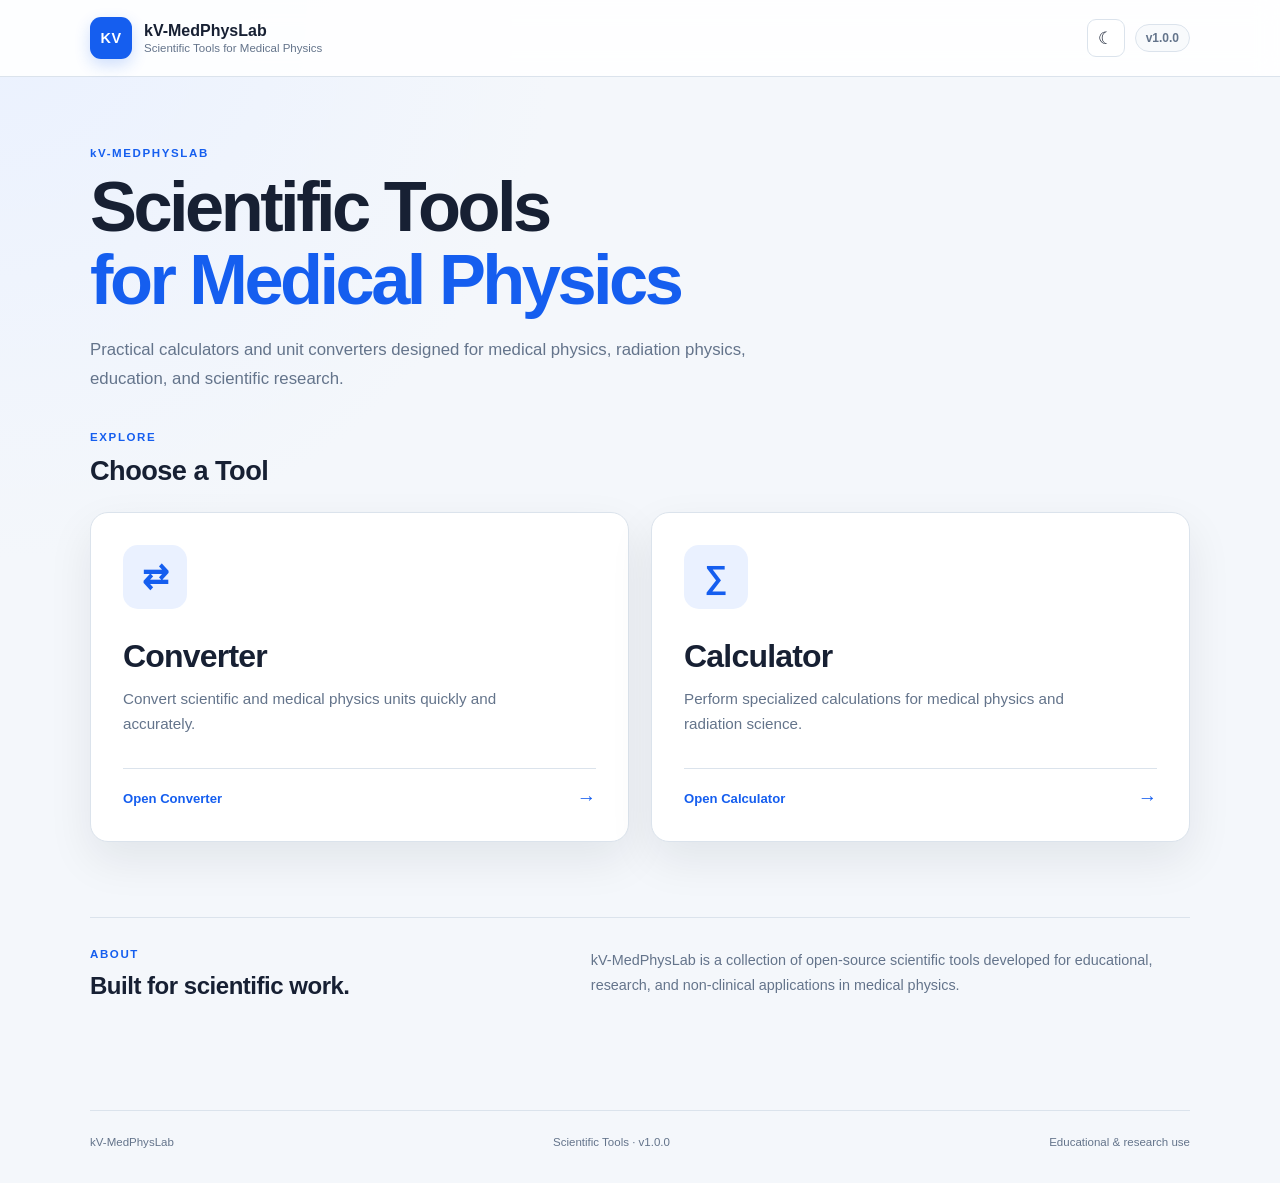
<file: web/index.html>
<!DOCTYPE html>
<html lang="en">

<head>

    <meta charset="UTF-8">

    <meta
        name="viewport"
        content="width=device-width, initial-scale=1.0"
    >

    <meta
        name="description"
        content="kV-MedPhysLab scientific tools for medical physics"
    >

    <title>
        kV-MedPhysLab | Scientific Tools
    </title>

    <link rel="stylesheet" href="style.css">

</head>


<body>

    <header class="site-header">

        <div class="header-content">

            <div class="brand">

                <div class="brand-logo">
                    KV
                </div>

                <div>

                    <div class="brand-name">
                        kV-MedPhysLab
                    </div>

                    <div class="brand-subtitle">
                        Scientific Tools for Medical Physics
                    </div>

                </div>

            </div>


            <div class="header-actions">

                <button
                    id="themeToggle"
                    class="theme-toggle"
                    type="button"
                    aria-label="Toggle dark mode"
                    title="Toggle dark mode"
                >
                    ☾
                </button>

                <div class="version">
                    v1.0.0
                </div>

            </div>

        </div>

    </header>


    <main class="main-content">


        <section class="hero">

            <div class="eyebrow">
                kV-MEDPHYSLAB
            </div>

            <h1>
                Scientific Tools<br>
                <span>for Medical Physics</span>
            </h1>

            <p>
                Practical calculators and unit converters designed
                for medical physics, radiation physics, education,
                and scientific research.
            </p>

        </section>


        <section class="tools-section">

            <div class="section-heading">

                <div class="eyebrow">
                    EXPLORE
                </div>

                <h2>
                    Choose a Tool
                </h2>

            </div>


            <div class="tools-grid">


                <a
                    href="converter.html"
                    class="tool-card"
                >

                    <div class="tool-icon">
                        ⇄
                    </div>

                    <div class="tool-content">

                        <h3>
                            Converter
                        </h3>

                        <p>
                            Convert scientific and medical physics
                            units quickly and accurately.
                        </p>

                    </div>

                    <div class="tool-action">
                        Open Converter
                        <span>→</span>
                    </div>

                </a>


                <a
                    href="calculator.html"
                    class="tool-card"
                >

                    <div class="tool-icon">
                        ∑
                    </div>

                    <div class="tool-content">

                        <h3>
                            Calculator
                        </h3>

                        <p>
                            Perform specialized calculations for
                            medical physics and radiation science.
                        </p>

                    </div>

                    <div class="tool-action">
                        Open Calculator
                        <span>→</span>
                    </div>

                </a>


            </div>

        </section>


        <section class="about-section">

            <div>

                <div class="eyebrow">
                    ABOUT
                </div>

                <h2>
                    Built for scientific work.
                </h2>

            </div>

            <p>
                kV-MedPhysLab is a collection of open-source
                scientific tools developed for educational,
                research, and non-clinical applications in
                medical physics.
            </p>

        </section>


    </main>


    <footer class="site-footer">

        <div>
            kV-MedPhysLab
        </div>

        <div>
            Scientific Tools · v1.0.0
        </div>

        <div>
            Educational &amp; research use
        </div>

    </footer>


    <script>

        const themeToggle =
            document.getElementById("themeToggle");

        themeToggle.addEventListener(
            "click",
            function () {

                document.body.classList.toggle("dark-mode");

                const darkMode =
                    document.body.classList.contains("dark-mode");

                themeToggle.textContent =
                    darkMode ? "☀" : "☾";

            }
        );

    </script>

</body>

</html>
</file>
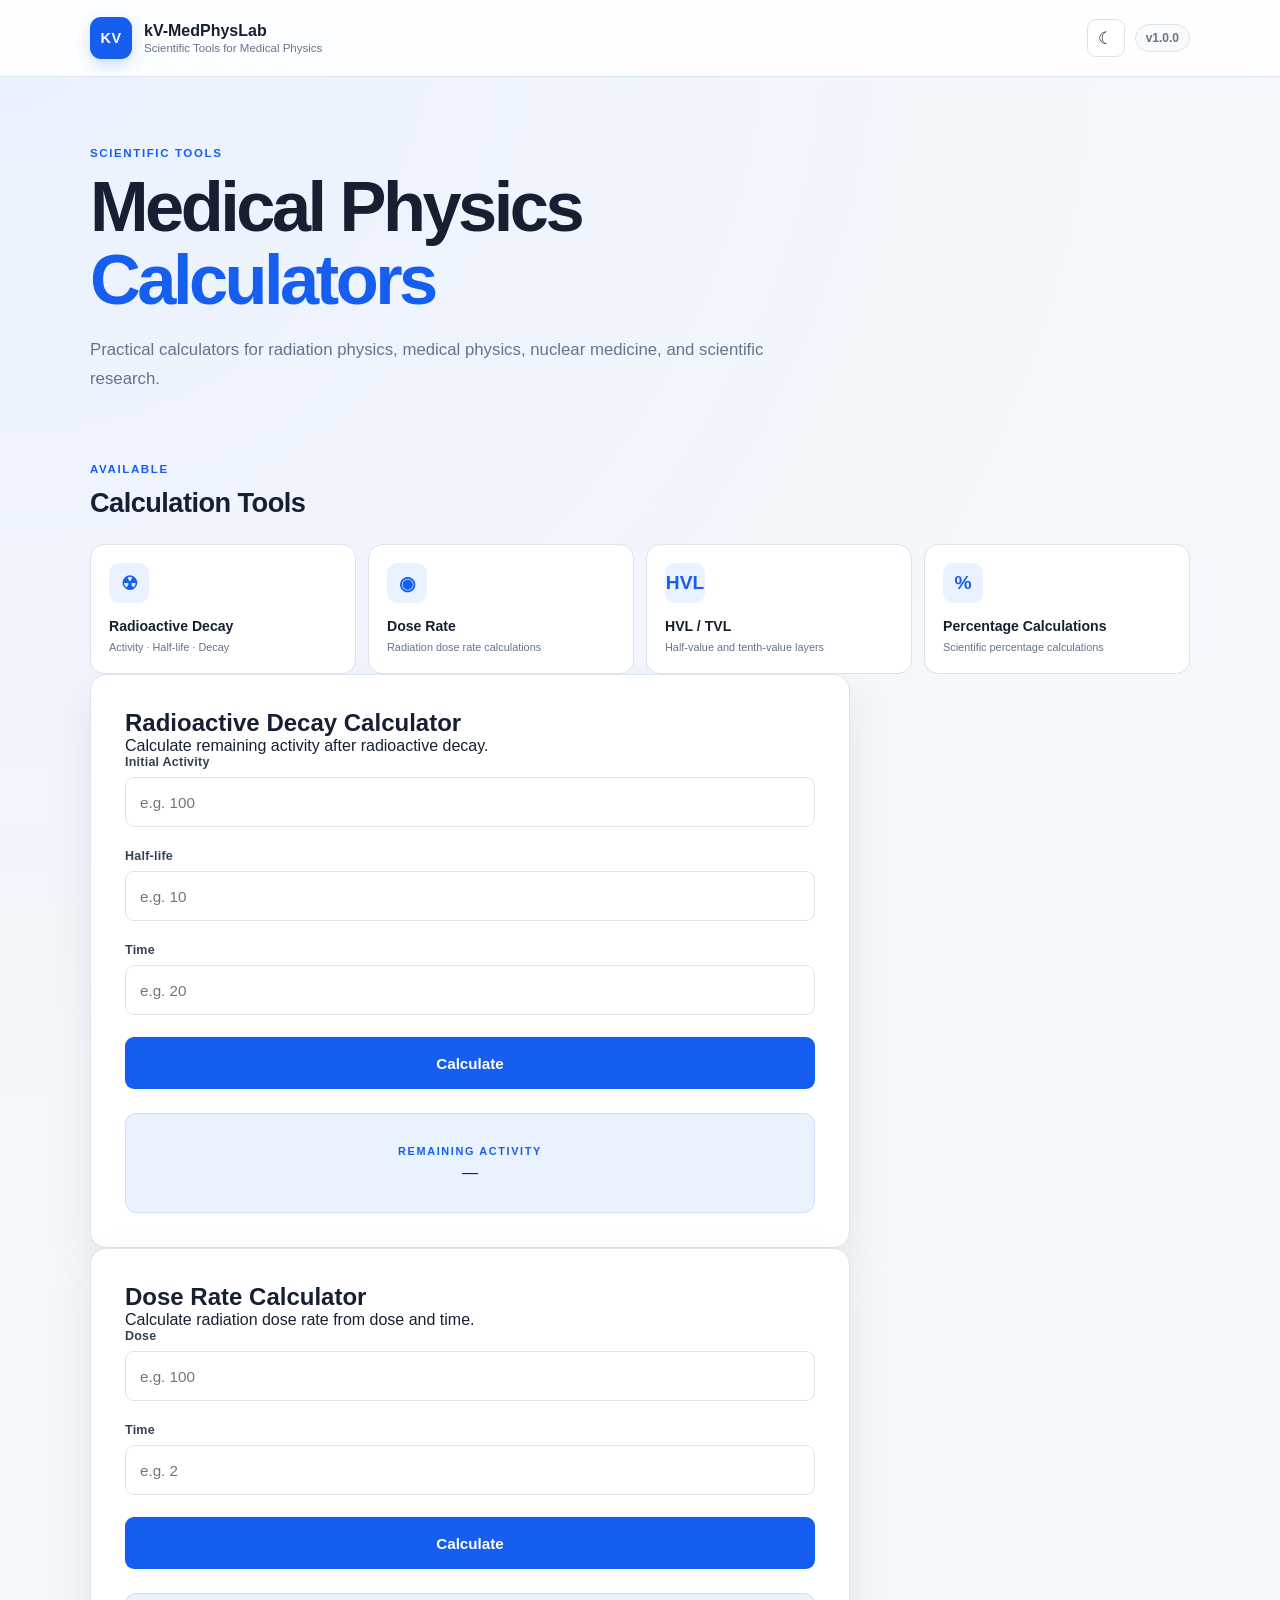
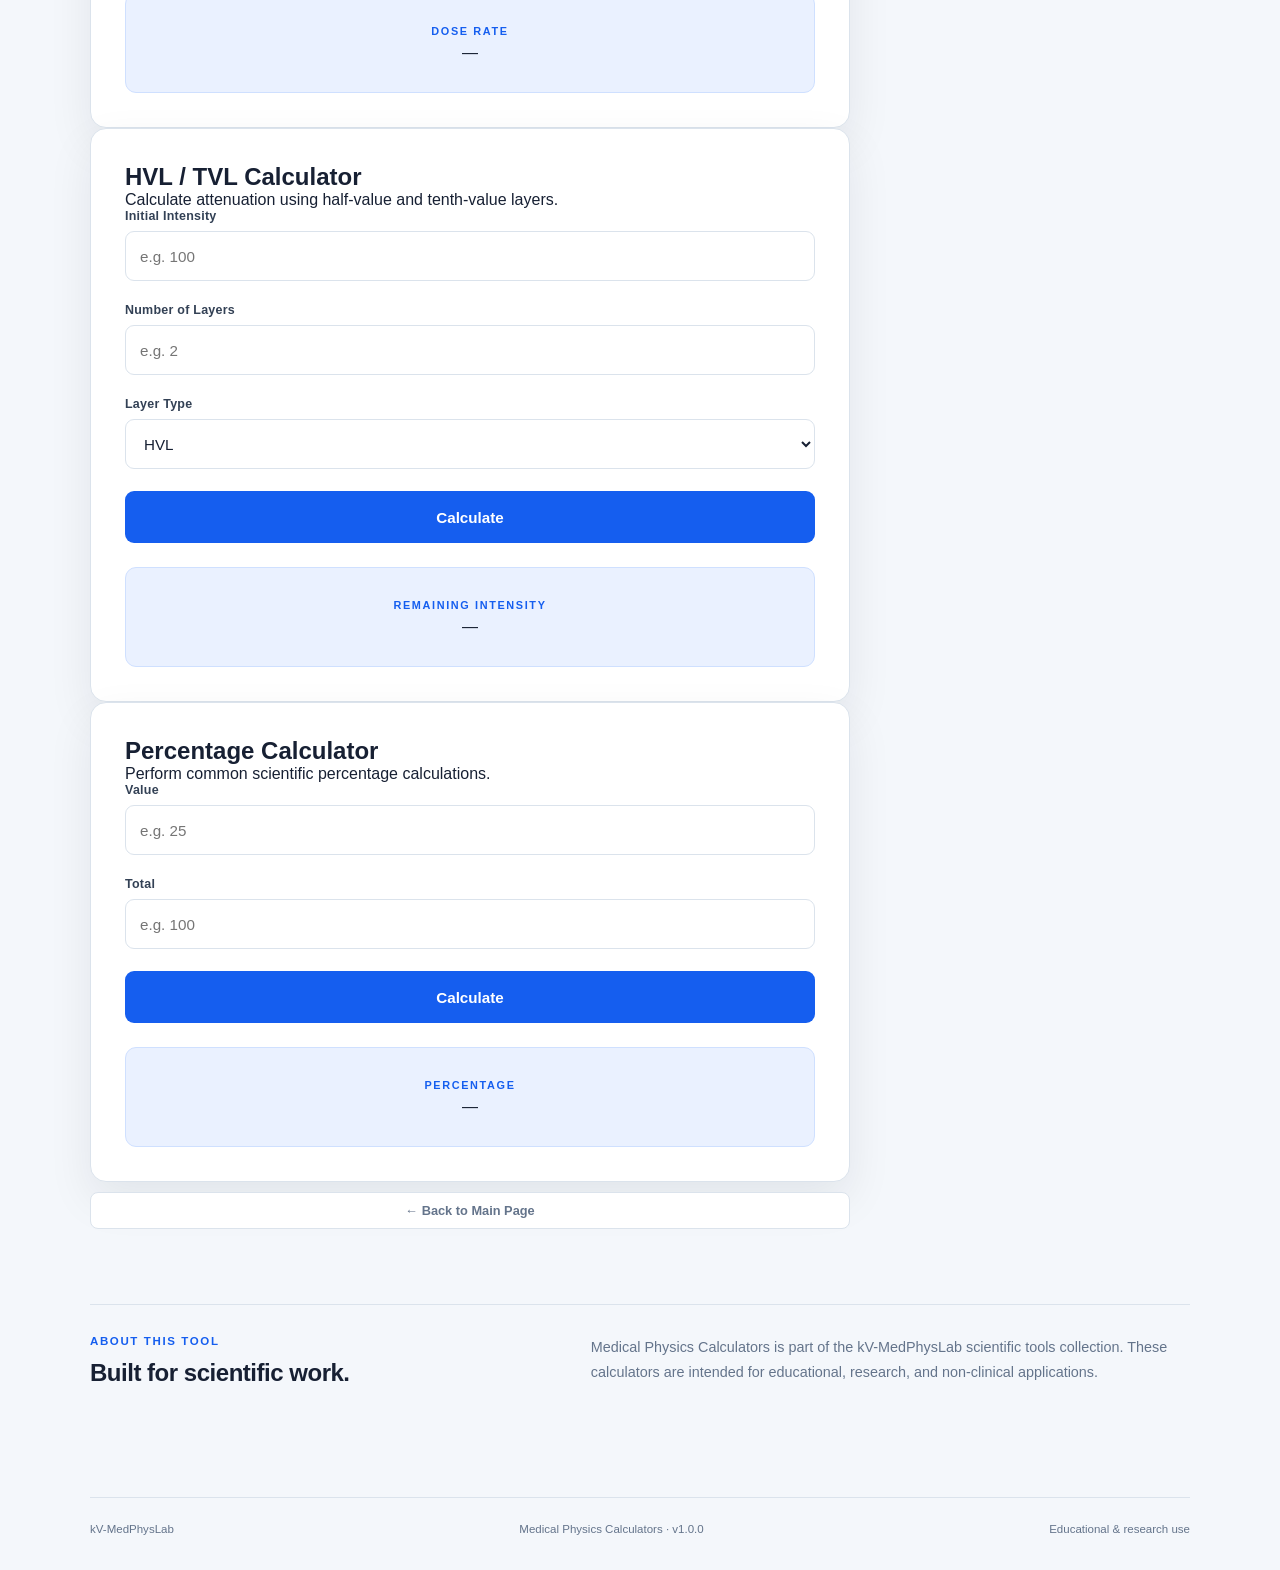
<file: web/calculator.html>
<!DOCTYPE html>
<html lang="en">

<head>

    <meta charset="UTF-8">

    <meta
        name="viewport"
        content="width=device-width, initial-scale=1.0"
    >

    <meta
        name="description"
        content="Medical Physics Calculators by kV-MedPhysLab"
    >

    <title>
        Medical Physics Calculators | kV-MedPhysLab
    </title>

    <link rel="stylesheet" href="style.css">

</head>


<body>

<header class="site-header">

    <div class="header-content">

        <div class="brand">

            <div class="brand-logo">
                KV
            </div>

            <div>

                <div class="brand-name">
                    kV-MedPhysLab
                </div>

                <div class="brand-subtitle">
                    Scientific Tools for Medical Physics
                </div>

            </div>

        </div>


        <div class="header-actions">

            <button
                id="themeToggle"
                class="theme-toggle"
                type="button"
                aria-label="Toggle dark mode"
                title="Toggle dark mode"
            >
                ☾
            </button>

            <div class="version">
                v1.0.0
            </div>

        </div>

    </div>

</header>


<main class="main-content">


    <section class="hero">

        <div class="eyebrow">
            SCIENTIFIC TOOLS
        </div>

        <h1>
            Medical Physics<br>
            <span>Calculators</span>
        </h1>

        <p>
            Practical calculators for radiation physics,
            medical physics, nuclear medicine, and scientific research.
        </p>

    </section>


    <!-- =========================
         CALCULATOR NAVIGATION
         ========================= -->

    <section class="categories-section">

        <div class="section-heading">

            <div class="eyebrow">
                AVAILABLE
            </div>

            <h2>
                Calculation Tools
            </h2>

        </div>


        <div class="category-grid">

            <button
                class="category-card"
                type="button"
                data-calculator="radioactive-decay"
            >

                <span class="category-icon">☢</span>

                <span class="category-name">
                    Radioactive Decay
                </span>

                <span class="category-description">
                    Activity · Half-life · Decay
                </span>

            </button>


            <button
                class="category-card"
                type="button"
                data-calculator="dose-rate"
            >

                <span class="category-icon">◉</span>

                <span class="category-name">
                    Dose Rate
                </span>

                <span class="category-description">
                    Radiation dose rate calculations
                </span>

            </button>


            <button
                class="category-card"
                type="button"
                data-calculator="hvl-tvl"
            >

                <span class="category-icon">HVL</span>

                <span class="category-name">
                    HVL / TVL
                </span>

                <span class="category-description">
                    Half-value and tenth-value layers
                </span>

            </button>


            <button
                class="category-card"
                type="button"
                data-calculator="percentage"
            >

                <span class="category-icon">%</span>

                <span class="category-name">
                    Percentage Calculations
                </span>

                <span class="category-description">
                    Scientific percentage calculations
                </span>

            </button>

        </div>

    </section>


    <!-- =========================
         RADIOACTIVE DECAY
         ========================= -->

    <section
        id="radioactive-decay"
        class="converter-card calculator-section"
    >

        <div class="section-title">

            <h2>
                Radioactive Decay Calculator
            </h2>

            <p>
                Calculate remaining activity after radioactive decay.
            </p>

        </div>


        <div class="field">

            <label for="initialActivity">
                Initial Activity
            </label>

            <input
                type="number"
                id="initialActivity"
                placeholder="e.g. 100"
                step="any"
            >

        </div>


        <div class="field">

            <label for="halfLife">
                Half-life
            </label>

            <input
                type="number"
                id="halfLife"
                placeholder="e.g. 10"
                step="any"
            >

        </div>


        <div class="field">

            <label for="decayTime">
                Time
            </label>

            <input
                type="number"
                id="decayTime"
                placeholder="e.g. 20"
                step="any"
            >

        </div>


        <button
            id="decayButton"
            class="convert-button"
            type="button"
        >
            Calculate
        </button>


        <div class="result">

            <span class="result-label">
                REMAINING ACTIVITY
            </span>

            <span id="decayResult">
                —
            </span>

        </div>

    </section>


    <!-- =========================
         DOSE RATE
         ========================= -->

    <section
        id="dose-rate"
        class="converter-card calculator-section"
    >

        <div class="section-title">

            <h2>
                Dose Rate Calculator
            </h2>

            <p>
                Calculate radiation dose rate from dose and time.
            </p>

        </div>


        <div class="field">

            <label for="doseValue">
                Dose
            </label>

            <input
                type="number"
                id="doseValue"
                placeholder="e.g. 100"
                step="any"
            >

        </div>


        <div class="field">

            <label for="doseTime">
                Time
            </label>

            <input
                type="number"
                id="doseTime"
                placeholder="e.g. 2"
                step="any"
            >

        </div>


        <button
            id="doseRateButton"
            class="convert-button"
            type="button"
        >
            Calculate
        </button>


        <div class="result">

            <span class="result-label">
                DOSE RATE
            </span>

            <span id="doseRateResult">
                —
            </span>

        </div>

    </section>


    <!-- =========================
         HVL / TVL
         ========================= -->

    <section
        id="hvl-tvl"
        class="converter-card calculator-section"
    >

        <div class="section-title">

            <h2>
                HVL / TVL Calculator
            </h2>

            <p>
                Calculate attenuation using half-value and tenth-value layers.
            </p>

        </div>


        <div class="field">

            <label for="initialIntensity">
                Initial Intensity
            </label>

            <input
                type="number"
                id="initialIntensity"
                placeholder="e.g. 100"
                step="any"
            >

        </div>


        <div class="field">

            <label for="layerNumber">
                Number of Layers
            </label>

            <input
                type="number"
                id="layerNumber"
                placeholder="e.g. 2"
                step="any"
            >

        </div>


        <div class="field">

            <label for="layerType">
                Layer Type
            </label>

            <select id="layerType">

                <option value="HVL">
                    HVL
                </option>

                <option value="TVL">
                    TVL
                </option>

            </select>

        </div>


        <button
            id="hvlButton"
            class="convert-button"
            type="button"
        >
            Calculate
        </button>


        <div class="result">

            <span class="result-label">
                REMAINING INTENSITY
            </span>

            <span id="hvlResult">
                —
            </span>

        </div>

    </section>


    <!-- =========================
         PERCENTAGE
         ========================= -->

    <section
        id="percentage"
        class="converter-card calculator-section"
    >

        <div class="section-title">

            <h2>
                Percentage Calculator
            </h2>

            <p>
                Perform common scientific percentage calculations.
            </p>

        </div>


        <div class="field">

            <label for="percentageValue">
                Value
            </label>

            <input
                type="number"
                id="percentageValue"
                placeholder="e.g. 25"
                step="any"
            >

        </div>


        <div class="field">

            <label for="percentageTotal">
                Total
            </label>

            <input
                type="number"
                id="percentageTotal"
                placeholder="e.g. 100"
                step="any"
            >

        </div>


        <button
            id="percentageButton"
            class="convert-button"
            type="button"
        >
            Calculate
        </button>


        <div class="result">

            <span class="result-label">
                PERCENTAGE
            </span>

            <span id="percentageResult">
                —
            </span>

        </div>

    </section>


<div class="tool-navigation">

    <button
        id="backToMain"
        class="copy-button"
        type="button"
    >
        ← Back to Main Page
    </button>

</div>
    
    <section class="about-section">

        <div>

            <div class="eyebrow">
                ABOUT THIS TOOL
            </div>

            <h2>
                Built for scientific work.
            </h2>

        </div>

        <p>
            Medical Physics Calculators is part of the
            kV-MedPhysLab scientific tools collection.
            These calculators are intended for educational,
            research, and non-clinical applications.
        </p>

    </section>


</main>


<footer class="site-footer">

    <div>
        kV-MedPhysLab
    </div>

    <div>
        Medical Physics Calculators · v1.0.0
    </div>

    <div>
        Educational &amp; research use
    </div>

</footer>


<script src="./calculator.js"></script>

</body>

</html>
</file>
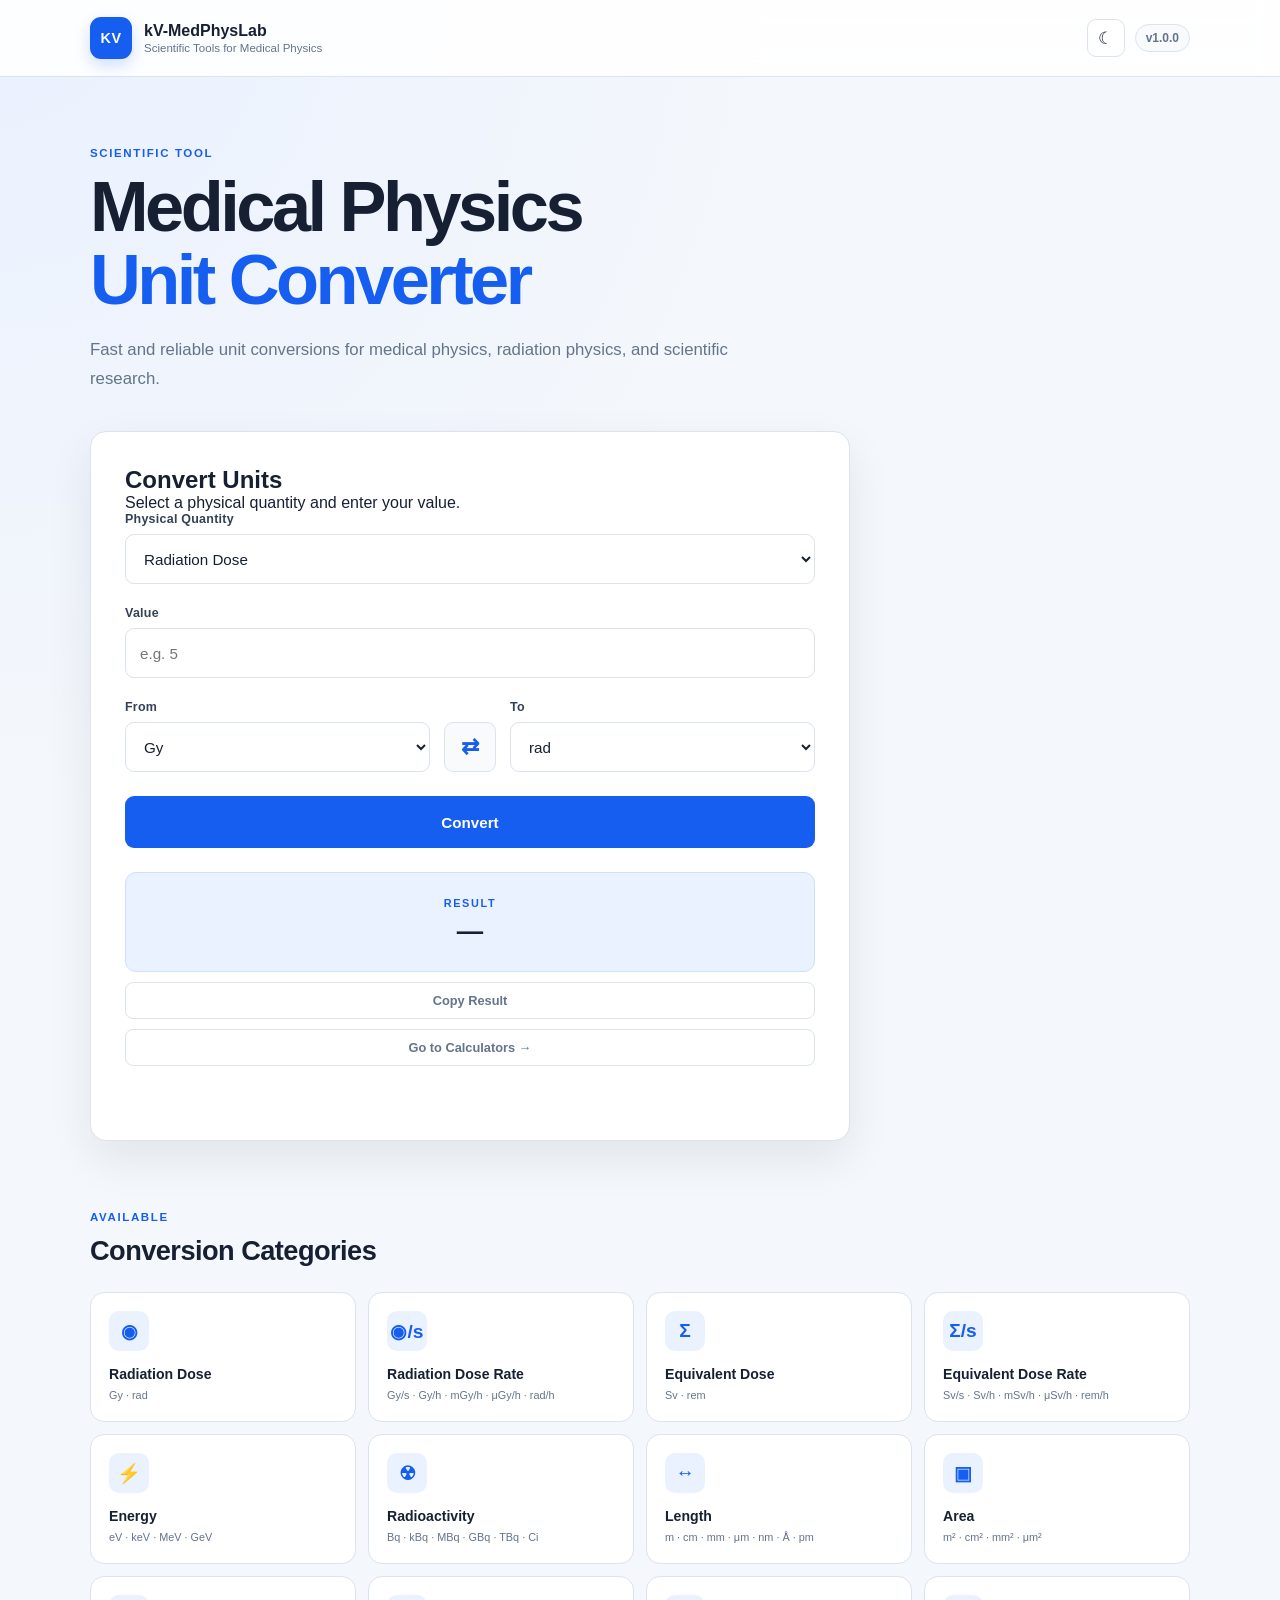
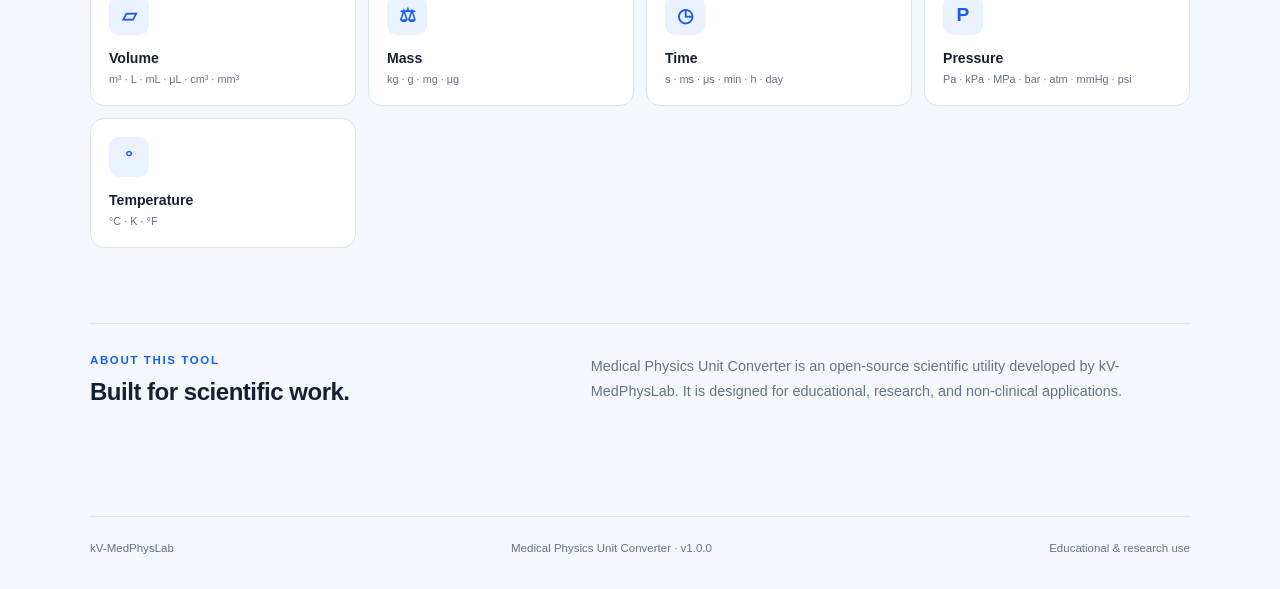
<file: web/converter.html>
<!DOCTYPE html>
<html lang="en">

<head>

    <meta charset="UTF-8">

    <meta
        name="viewport"
        content="width=device-width, initial-scale=1.0"
    >

    <meta
        name="description"
        content="Medical Physics Unit Converter by kV-MedPhysLab"
    >

    <title>
        Medical Physics Unit Converter | kV-MedPhysLab
    </title>

    <link rel="stylesheet" href="style.css">

</head>


<body>

    <header class="site-header">

        <div class="header-content">

            <div class="brand">

                <div class="brand-logo">
                    KV
                </div>

                <div>

                    <div class="brand-name">
                        kV-MedPhysLab
                    </div>

                    <div class="brand-subtitle">
                        Scientific Tools for Medical Physics
                    </div>

                </div>

            </div>


            <div class="header-actions">

                <button
                    id="themeToggle"
                    class="theme-toggle"
                    type="button"
                    aria-label="Toggle dark mode"
                    title="Toggle dark mode"
                >
                    ☾
                </button>

                <div class="version">
                    v1.0.0
                </div>

            </div>

        </div>

    </header>


    <main class="main-content">


        <section class="hero">

            <div class="eyebrow">
                SCIENTIFIC TOOL
            </div>

            <h1>
                Medical Physics<br>
                <span>Unit Converter</span>
            </h1>

            <p>
                Fast and reliable unit conversions for medical physics,
                radiation physics, and scientific research.
            </p>

        </section>


        <section class="converter-card">

            <div class="section-title">

                <h2>
                    Convert Units
                </h2>

                <p>
                    Select a physical quantity and enter your value.
                </p>

            </div>


            <div class="field">

                <label for="category">
                    Physical Quantity
                </label>

                <select id="category">

                    <option value="radiation_dose">
                        Radiation Dose
                    </option>

                    <option value="radiation_dose_rate">
                        Radiation Dose Rate
                    </option>

                    <option value="equivalent_dose">
                        Equivalent Dose
                    </option>

                    <option value="equivalent_dose_rate">
                        Equivalent Dose Rate
                    </option>

                    <option value="energy">
                        Energy
                    </option>

                    <option value="radioactivity">
                        Radioactivity
                    </option>

                    <option value="length">
                        Length
                    </option>

                    <option value="area">
                        Area
                    </option>

                    <option value="volume">
                        Volume
                    </option>

                    <option value="mass">
                        Mass
                    </option>

                    <option value="time">
                        Time
                    </option>

                    <option value="pressure">
                        Pressure
                    </option>

                    <option value="temperature">
                        Temperature
                    </option>

                </select>

            </div>


            <div class="field">

                <label for="value">
                    Value
                </label>

                <input
                    type="number"
                    id="value"
                    placeholder="e.g. 5"
                    step="any"
                    autocomplete="off"
                >

            </div>


            <div class="conversion-row">

                <div class="unit-field">

                    <label for="fromUnit">
                        From
                    </label>

                    <select id="fromUnit"></select>

                </div>


                <button
                    id="swapButton"
                    class="swap-button"
                    type="button"
                    title="Swap units"
                    aria-label="Swap units"
                >
                    ⇄
                </button>


                <div class="unit-field">

                    <label for="toUnit">
                        To
                    </label>

                    <select id="toUnit"></select>

                </div>

            </div>


            <button
                id="convertButton"
                class="convert-button"
                type="button"
            >
                Convert
            </button>


            <div
                id="result"
                class="result"
                aria-live="polite"
            >

                <span class="result-label">
                    RESULT
                </span>

                <span id="resultValue">
                    —
                </span>

            </div>


            <button
                id="copyButton"
                class="copy-button"
                type="button"
            >
                Copy Result
            </button>

    <div class="tool-navigation">

        <button
            id="backToCalculators"
            class="copy-button"
            type="button"
        >
            Go to Calculators →
        </button>

    </div>

        </section>


        <section class="categories-section">

            <div class="section-heading">

                <div class="eyebrow">
                    AVAILABLE
                </div>

                <h2>
                    Conversion Categories
                </h2>

            </div>


            <div class="category-grid">

                <button
                    class="category-card"
                    data-category="radiation_dose"
                >
                    <span class="category-icon">◉</span>
                    <span class="category-name">
                        Radiation Dose
                    </span>
                    <span class="category-description">
                        Gy · rad
                    </span>
                </button>


                <button
                    class="category-card"
                    data-category="radiation_dose_rate"
                >
                    <span class="category-icon">◉/s</span>
                    <span class="category-name">
                        Radiation Dose Rate
                    </span>
                    <span class="category-description">
                        Gy/s · Gy/h · mGy/h · μGy/h · rad/h
                    </span>
                </button>


                <button
                    class="category-card"
                    data-category="equivalent_dose"
                >
                    <span class="category-icon">Σ</span>
                    <span class="category-name">
                        Equivalent Dose
                    </span>
                    <span class="category-description">
                        Sv · rem
                    </span>
                </button>


                <button
                    class="category-card"
                    data-category="equivalent_dose_rate"
                >
                    <span class="category-icon">Σ/s</span>
                    <span class="category-name">
                        Equivalent Dose Rate
                    </span>
                    <span class="category-description">
                        Sv/s · Sv/h · mSv/h · μSv/h · rem/h
                    </span>
                </button>


                <button
                    class="category-card"
                    data-category="energy"
                >
                    <span class="category-icon">⚡</span>
                    <span class="category-name">
                        Energy
                    </span>
                    <span class="category-description">
                        eV · keV · MeV · GeV
                    </span>
                </button>


                <button
                    class="category-card"
                    data-category="radioactivity"
                >
                    <span class="category-icon">☢</span>
                    <span class="category-name">
                        Radioactivity
                    </span>
                    <span class="category-description">
                        Bq · kBq · MBq · GBq · TBq · Ci
                    </span>
                </button>


                <button
                    class="category-card"
                    data-category="length"
                >
                    <span class="category-icon">↔</span>
                    <span class="category-name">
                        Length
                    </span>
                    <span class="category-description">
                        m · cm · mm · μm · nm · Å · pm
                    </span>
                </button>


                <button
                    class="category-card"
                    data-category="area"
                >
                    <span class="category-icon">▣</span>
                    <span class="category-name">
                        Area
                    </span>
                    <span class="category-description">
                        m² · cm² · mm² · μm²
                    </span>
                </button>


                <button
                    class="category-card"
                    data-category="volume"
                >
                    <span class="category-icon">▱</span>
                    <span class="category-name">
                        Volume
                    </span>
                    <span class="category-description">
                        m³ · L · mL · μL · cm³ · mm³
                    </span>
                </button>


                <button
                    class="category-card"
                    data-category="mass"
                >
                    <span class="category-icon">⚖</span>
                    <span class="category-name">
                        Mass
                    </span>
                    <span class="category-description">
                        kg · g · mg · μg
                    </span>
                </button>


                <button
                    class="category-card"
                    data-category="time"
                >
                    <span class="category-icon">◷</span>
                    <span class="category-name">
                        Time
                    </span>
                    <span class="category-description">
                        s · ms · μs · min · h · day
                    </span>
                </button>


                <button
                    class="category-card"
                    data-category="pressure"
                >
                    <span class="category-icon">P</span>
                    <span class="category-name">
                        Pressure
                    </span>
                    <span class="category-description">
                        Pa · kPa · MPa · bar · atm · mmHg · psi
                    </span>
                </button>


                <button
                    class="category-card"
                    data-category="temperature"
                >
                    <span class="category-icon">°</span>
                    <span class="category-name">
                        Temperature
                    </span>
                    <span class="category-description">
                        °C · K · °F
                    </span>
                </button>

            </div>

        </section>


        <section class="about-section">

            <div>

                <div class="eyebrow">
                    ABOUT THIS TOOL
                </div>

                <h2>
                    Built for scientific work.
                </h2>

            </div>

            <p>
                Medical Physics Unit Converter is an open-source
                scientific utility developed by kV-MedPhysLab.
                It is designed for educational, research, and
                non-clinical applications.
            </p>

        </section>


    </main>


    <footer class="site-footer">

        <div>
            kV-MedPhysLab
        </div>

        <div>
            Medical Physics Unit Converter · v1.0.0
        </div>

        <div>
            Educational &amp; research use
        </div>

    </footer>


   <script src="converter.js"></script>

</body>

</html>
</file>
<file: web/style.css>
:root {
    --bg: #f4f7fb;
    --surface: #ffffff;
    --surface-soft: #f8fafc;

    --text: #172033;
    --text-soft: #64748b;

    --border: #dbe3ec;

    --primary: #155eef;
    --primary-dark: #1047b8;
    --primary-soft: #eaf1ff;

    --success: #16803c;

    --shadow:
        0 18px 45px rgba(15, 23, 42, 0.08);

    --shadow-hover:
        0 16px 35px rgba(15, 23, 42, 0.12);

    --radius: 16px;
}


/* =========================
   RESET
   ========================= */

* {
    box-sizing: border-box;
    margin: 0;
    padding: 0;
}


html {
    scroll-behavior: smooth;
}


body {
    font-family:
        Inter,
        -apple-system,
        BlinkMacSystemFont,
        "Segoe UI",
        Arial,
        sans-serif;

    background:
        radial-gradient(
            circle at top left,
            #eaf1ff 0,
            transparent 32%
        ),
        var(--bg);

    color: var(--text);

    min-height: 100vh;

    transition:
        background 0.25s ease,
        color 0.25s ease;
}


/* =========================
   HEADER
   ========================= */

.site-header {
    position: sticky;
    top: 0;
    z-index: 20;

    border-bottom: 1px solid var(--border);

    background:
        rgba(255, 255, 255, 0.88);

    backdrop-filter: blur(12px);
}


.header-content {
    width: 92%;
    max-width: 1100px;

    min-height: 76px;

    margin: 0 auto;

    display: flex;
    align-items: center;
    justify-content: space-between;

    gap: 20px;
}


.brand {
    display: flex;
    align-items: center;

    gap: 12px;
}


.brand-logo {
    width: 42px;
    height: 42px;

    display: flex;
    align-items: center;
    justify-content: center;

    border-radius: 11px;

    background: var(--primary);

    color: white;

    font-size: 0.9rem;
    font-weight: 800;

    letter-spacing: 0.04em;

    box-shadow:
        0 6px 16px
        rgba(21, 94, 239, 0.20);
}


.brand-name {
    font-size: 1rem;
    font-weight: 750;
}


.brand-subtitle {
    margin-top: 2px;

    color: var(--text-soft);

    font-size: 0.72rem;
}


.header-actions {
    display: flex;
    align-items: center;

    gap: 10px;
}


.version {
    padding: 6px 10px;

    border: 1px solid var(--border);
    border-radius: 999px;

    background: var(--surface-soft);

    color: var(--text-soft);

    font-size: 0.75rem;
    font-weight: 650;
}


.theme-toggle {
    width: 38px;
    height: 38px;

    display: flex;
    align-items: center;
    justify-content: center;

    border: 1px solid var(--border);
    border-radius: 9px;

    background: var(--surface);

    color: var(--text);

    font-size: 1.05rem;

    cursor: pointer;

    transition:
        background 0.2s,
        border-color 0.2s,
        transform 0.2s;
}


.theme-toggle:hover {
    background: var(--surface-soft);

    transform: translateY(-1px);
}


/* =========================
   MAIN
   ========================= */

.main-content {
    width: 92%;
    max-width: 1100px;

    margin: 0 auto;

    padding: 70px 0 80px;
}


/* =========================
   HERO
   ========================= */

.hero {
    max-width: 760px;

    margin-bottom: 38px;
}


.eyebrow {
    margin-bottom: 12px;

    color: var(--primary);

    font-size: 0.72rem;
    font-weight: 800;

    letter-spacing: 0.14em;
}


.hero h1 {
    margin-bottom: 20px;

    font-size:
        clamp(2.5rem, 6vw, 4.4rem);

    line-height: 1.03;

    letter-spacing: -0.05em;
}


.hero h1 span {
    color: var(--primary);
}


.hero p {
    max-width: 680px;

    color: var(--text-soft);

    font-size: 1.05rem;

    line-height: 1.7;
}


/* =========================
   TOOL NAVIGATION
   ========================= */

.tool-navigation {
    display: grid;

    grid-template-columns:
        repeat(2, minmax(0, 1fr));

    gap: 12px;

    max-width: 760px;

    margin-bottom: 40px;
}


.tool-tab {
    min-height: 76px;

    display: flex;
    align-items: center;

    gap: 14px;

    padding: 15px 18px;

    border: 1px solid var(--border);
    border-radius: 13px;

    background: var(--surface);

    color: var(--text);

    font-family: inherit;

    text-align: left;

    cursor: pointer;

    transition:
        border-color 0.2s ease,
        background 0.2s ease,
        transform 0.2s ease,
        box-shadow 0.2s ease;
}


.tool-tab:hover {
    transform: translateY(-2px);

    box-shadow:
        0 10px 25px
        rgba(15, 23, 42, 0.07);
}


.tool-tab.active {
    border-color: #a9c3f7;

    background: var(--primary-soft);

    box-shadow:
        0 8px 25px
        rgba(21, 94, 239, 0.08);
}


.tool-tab-icon {
    width: 42px;
    height: 42px;

    flex-shrink: 0;

    display: flex;
    align-items: center;
    justify-content: center;

    border-radius: 10px;

    background: var(--surface);

    color: var(--primary);

    font-size: 1.25rem;
    font-weight: 700;
}


.tool-tab strong {
    display: block;

    margin-bottom: 3px;

    font-size: 0.95rem;
}


.tool-tab small {
    display: block;

    color: var(--text-soft);

    font-size: 0.72rem;
}


/* =========================
   TOOL SECTION
   ========================= */

.tool-section {
    animation:
        sectionFade 0.25s ease;
}


.tool-section.hidden {
    display: none;
}


@keyframes sectionFade {

    from {
        opacity: 0;
        transform: translateY(5px);
    }

    to {
        opacity: 1;
        transform: translateY(0);
    }

}


/* =========================
   SECTION HEADING
   ========================= */

.section-heading {
    max-width: 700px;

    margin-bottom: 25px;
}


.section-heading h2 {
    margin-bottom: 7px;

    font-size: 1.7rem;

    letter-spacing: -0.02em;
}


.section-heading p {
    color: var(--text-soft);

    font-size: 0.9rem;

    line-height: 1.6;
}


.small-heading {
    margin-bottom: 22px;
}


/* =========================
   CONVERTER CARD
   ========================= */

.converter-card {
    max-width: 760px;

    padding: 34px;

    background: var(--surface);

    border: 1px solid var(--border);
    border-radius: var(--radius);

    box-shadow: var(--shadow);
}


/* =========================
   FORM
   ========================= */

.field {
    margin-bottom: 22px;
}


label {
    display: block;

    margin-bottom: 8px;

    color: #334155;

    font-size: 0.78rem;
    font-weight: 750;

    letter-spacing: 0.02em;
}


input,
select {
    width: 100%;
    height: 50px;

    padding: 0 14px;

    border: 1px solid var(--border);
    border-radius: 9px;

    background: var(--surface);

    color: var(--text);

    font-family: inherit;
    font-size: 0.95rem;

    transition:
        border-color 0.2s,
        box-shadow 0.2s,
        background 0.2s;
}


input:focus,
select:focus {
    outline: none;

    border-color: var(--primary);

    box-shadow:
        0 0 0 3px
        rgba(21, 94, 239, 0.12);
}


/* =========================
   UNIT ROW
   ========================= */

.conversion-row {
    display: grid;

    grid-template-columns:
        1fr 52px 1fr;

    align-items: end;

    gap: 14px;

    margin-bottom: 24px;
}


.unit-field {
    min-width: 0;
}


.swap-button {
    width: 52px;
    height: 50px;

    border: 1px solid var(--border);
    border-radius: 9px;

    background: var(--surface-soft);

    color: var(--primary);

    font-size: 1.35rem;
    font-weight: 700;

    cursor: pointer;

    transition:
        background 0.2s,
        border-color 0.2s,
        transform 0.2s;
}


.swap-button:hover {
    background: var(--primary-soft);

    border-color: #b8ccf8;

    transform: rotate(180deg);
}


/* =========================
   PRIMARY BUTTON
   ========================= */

.convert-button {
    width: 100%;
    height: 52px;

    border: none;
    border-radius: 9px;

    background: var(--primary);

    color: white;

    font-family: inherit;

    font-size: 0.95rem;
    font-weight: 750;

    cursor: pointer;

    transition:
        background 0.2s,
        transform 0.1s,
        box-shadow 0.2s;
}


.convert-button:hover {
    background: var(--primary-dark);

    box-shadow:
        0 8px 20px
        rgba(21, 94, 239, 0.18);
}


.convert-button:active {
    transform: scale(0.99);
}


/* =========================
   RESULT
   ========================= */

.result {
    margin-top: 24px;

    min-height: 100px;

    padding: 22px;

    display: flex;
    flex-direction: column;

    align-items: center;
    justify-content: center;

    gap: 7px;

    border: 1px solid #cfe0ff;
    border-radius: 11px;

    background: var(--primary-soft);

    text-align: center;
}


.result-label {
    color: var(--primary);

    font-size: 0.68rem;
    font-weight: 800;

    letter-spacing: 0.15em;
}


#resultValue {
    color: var(--text);

    font-size: 1.65rem;
    font-weight: 800;

    word-break: break-word;
}


/* =========================
   COPY BUTTON
   ========================= */

.copy-button {
    width: 100%;

    margin-top: 10px;

    padding: 10px;

    border: 1px solid var(--border);
    border-radius: 8px;

    background: var(--surface);

    color: var(--text-soft);

    font-family: inherit;

    font-size: 0.8rem;
    font-weight: 650;

    cursor: pointer;

    transition:
        background 0.2s,
        color 0.2s;
}


.copy-button:hover {
    background: var(--surface-soft);

    color: var(--text);
}


/* =========================
   CATEGORY SECTION
   ========================= */

.categories-section {
    margin-top: 70px;
}


.category-grid {
    display: grid;

    grid-template-columns:
        repeat(4, minmax(0, 1fr));

    gap: 12px;
}


.category-card {
    min-height: 130px;

    display: flex;
    flex-direction: column;

    align-items: flex-start;
    justify-content: space-between;

    padding: 18px;

    border: 1px solid var(--border);
    border-radius: 14px;

    background: var(--surface);

    color: var(--text);

    font-family: inherit;

    text-align: left;

    cursor: pointer;

    transition:
        transform 0.2s ease,
        border-color 0.2s ease,
        box-shadow 0.2s ease,
        background 0.2s ease;
}


.category-card:hover {
    transform: translateY(-4px);

    border-color: #a9c3f7;

    background: #fbfdff;

    box-shadow: var(--shadow-hover);
}


.category-card:active {
    transform: translateY(-1px);
}


.category-icon {
    width: 40px;
    height: 40px;

    display: flex;
    align-items: center;
    justify-content: center;

    margin-bottom: 12px;

    border-radius: 10px;

    background: var(--primary-soft);

    color: var(--primary);

    font-size: 1.2rem;
    font-weight: 700;
}


.category-name {
    display: block;

    margin-bottom: 4px;

    font-size: 0.88rem;
    font-weight: 750;
}


.category-description {
    display: block;

    color: var(--text-soft);

    font-size: 0.68rem;
    font-weight: 500;

    line-height: 1.4;
}


/* =========================
   CALCULATOR GRID
   ========================= */

.calculator-grid {
    display: grid;

    grid-template-columns:
        repeat(2, minmax(0, 1fr));

    gap: 14px;

    max-width: 900px;
}


.calculator-card {
    min-height: 170px;

    padding: 24px;

    display: flex;
    flex-direction: column;

    align-items: flex-start;

    border: 1px solid var(--border);
    border-radius: 15px;

    background: var(--surface);

    color: var(--text);

    font-family: inherit;

    text-align: left;

    cursor: pointer;

    transition:
        transform 0.2s ease,
        border-color 0.2s ease,
        box-shadow 0.2s ease;
}


.calculator-card:hover {
    transform: translateY(-4px);

    border-color: #a9c3f7;

    box-shadow: var(--shadow-hover);
}


.calculator-icon {
    width: 46px;
    height: 46px;

    display: flex;
    align-items: center;
    justify-content: center;

    margin-bottom: 18px;

    border-radius: 11px;

    background: var(--primary-soft);

    color: var(--primary);

    font-size: 1.3rem;
    font-weight: 750;
}


.calculator-name {
    margin-bottom: 7px;

    font-size: 1rem;
    font-weight: 750;
}


.calculator-description {
    color: var(--text-soft);

    font-size: 0.78rem;

    line-height: 1.55;
}


/* =========================
   CALCULATOR PANEL
   ========================= */

.calculator-panel {
    max-width: 900px;

    margin-top: 28px;

    padding: 30px;

    border: 1px solid var(--border);
    border-radius: var(--radius);

    background: var(--surface);

    box-shadow: var(--shadow);
}


.calculator-panel.hidden {
    display: none;
}


.calculator-panel-header {
    display: flex;
    align-items: flex-start;
    justify-content: space-between;

    gap: 20px;

    margin-bottom: 25px;
}


.calculator-panel-header h2 {
    font-size: 1.4rem;
}


.close-button {
    width: 38px;
    height: 38px;

    flex-shrink: 0;

    border: 1px solid var(--border);
    border-radius: 9px;

    background: var(--surface-soft);

    color: var(--text-soft);

    font-size: 1.4rem;

    cursor: pointer;
}


.close-button:hover {
    color: var(--text);

    background: var(--primary-soft);
}


/* =========================
   ABOUT
   ========================= */

.about-section {
    margin-top: 75px;

    padding: 30px 0;

    display: grid;

    grid-template-columns:
        1fr 1.3fr;

    gap: 40px;

    border-top: 1px solid var(--border);
}


.about-section h2 {
    font-size: 1.5rem;

    letter-spacing: -0.02em;
}


.about-section p {
    color: var(--text-soft);

    font-size: 0.9rem;

    line-height: 1.7;
}


/* =========================
   FOOTER
   ========================= */

.site-footer {
    width: 92%;
    max-width: 1100px;

    margin: 0 auto;

    padding: 25px 0 35px;

    display: flex;

    justify-content: space-between;

    gap: 20px;

    border-top: 1px solid var(--border);

    color: var(--text-soft);

    font-size: 0.72rem;
}


/* =========================
   DARK MODE
   ========================= */

body.dark-mode {

    --bg: #0b1220;

    --surface: #111a2b;
    --surface-soft: #172235;

    --text: #edf2f7;
    --text-soft: #9aa9bd;

    --border: #26354b;

    --primary: #4f8cff;
    --primary-dark: #3b73dc;

    --primary-soft: #172b50;

    --shadow:
        0 18px 45px
        rgba(0, 0, 0, 0.30);

    --shadow-hover:
        0 16px 35px
        rgba(0, 0, 0, 0.35);

    background:
        radial-gradient(
            circle at top left,
            #172b50 0,
            transparent 35%
        ),
        var(--bg);
}


body.dark-mode .site-header {
    background:
        rgba(11, 18, 32, 0.88);
}


body.dark-mode .brand-logo {
    color: white;
}


body.dark-mode label {
    color: #cbd5e1;
}


body.dark-mode input,
body.dark-mode select {
    background: #0d1626;

    color: var(--text);
}


body.dark-mode .swap-button {
    background: var(--surface-soft);

    color: var(--primary);
}


body.dark-mode .category-card:hover {
    background: #152136;
}


body.dark-mode .copy-button {
    background: var(--surface-soft);

    color: var(--text-soft);
}


body.dark-mode .copy-button:hover {
    background: #1c2a40;
}


body.dark-mode .tool-tab-icon {
    background: var(--surface-soft);
}


body.dark-mode .category-card,
body.dark-mode .calculator-card,
body.dark-mode .converter-card,
body.dark-mode .calculator-panel {
    box-shadow:
        0 18px 45px
        rgba(0, 0, 0, 0.18);
}


/* =========================
   RESPONSIVE
   ========================= */

@media (max-width: 900px) {

    .category-grid {
        grid-template-columns:
            repeat(3, minmax(0, 1fr));
    }

}


@media (max-width: 800px) {

    .category-grid {
        grid-template-columns:
            repeat(2, minmax(0, 1fr));
    }


    .calculator-grid {
        grid-template-columns:
            1fr;
    }


    .about-section {
        grid-template-columns:
            1fr;

        gap: 20px;
    }

}


@media (max-width: 600px) {

    .main-content {
        padding-top: 45px;
    }


    .hero {
        margin-bottom: 30px;
    }


    .hero h1 {
        font-size: 2.55rem;
    }


    .tool-navigation {
        grid-template-columns:
            1fr;
    }


    .converter-card {
        padding: 24px;
    }


    .conversion-row {
        grid-template-columns:
            1fr;

        gap: 10px;
    }


    .swap-button {
        justify-self: center;

        width: 46px;
        height: 42px;
    }


    .swap-button:hover {
        transform: rotate(90deg);
    }


    .category-grid {
        grid-template-columns:
            1fr 1fr;
    }


    .calculator-panel {
        padding: 24px;
    }


    .site-footer {
        flex-direction: column;
    }

}


@media (max-width: 400px) {

    .category-grid {
        grid-template-columns:
            1fr;
    }


    .hero h1 {
        font-size: 2.2rem;
    }


    .converter-card {
        padding: 20px;
    }


    .header-content {
        min-height: 68px;
    }


    .brand-subtitle {
        display: none;
    }

}
/* =========================
   HOMEPAGE TOOL CARDS
   ========================= */

.tools-section {
    margin-top: 10px;
}

.tools-grid {
    display: grid;
    grid-template-columns: repeat(2, 1fr);
    gap: 22px;
}


.tool-card {
    min-height: 330px;

    display: flex;
    flex-direction: column;

    padding: 32px;

    border: 1px solid var(--border);
    border-radius: 18px;

    background: var(--surface);

    color: var(--text);
    text-decoration: none;

    box-shadow: var(--shadow);

    transition:
        transform 0.2s ease,
        border-color 0.2s ease,
        box-shadow 0.2s ease,
        background 0.2s ease;
}


.tool-card:hover {
    transform: translateY(-6px);

    border-color: #a9c3f7;

    box-shadow:
        0 22px 45px
        rgba(15, 23, 42, 0.12);
}


.tool-icon {
    width: 64px;
    height: 64px;

    display: flex;
    align-items: center;
    justify-content: center;

    margin-bottom: 30px;

    border-radius: 15px;

    background: var(--primary-soft);

    color: var(--primary);

    font-size: 2rem;
    font-weight: 700;
}


.tool-content {
    flex: 1;
}


.tool-content h3 {
    margin-bottom: 12px;

    font-size: 2rem;
    line-height: 1.1;

    letter-spacing: -0.025em;
}


.tool-content p {
    max-width: 380px;

    color: var(--text-soft);

    font-size: 0.95rem;
    line-height: 1.65;
}


.tool-action {
    display: flex;
    align-items: center;
    justify-content: space-between;

    margin-top: 28px;
    padding-top: 18px;

    border-top: 1px solid var(--border);

    color: var(--primary);

    font-size: 0.82rem;
    font-weight: 750;
}


.tool-action span {
    font-size: 1.2rem;

    transition:
        transform 0.2s ease;
}


.tool-card:hover .tool-action span {
    transform: translateX(5px);
}


/* =========================
   HOMEPAGE RESPONSIVE
   ========================= */

@media (max-width: 700px) {

    .tools-grid {
        grid-template-columns: 1fr;
    }

    .tool-card {
        min-height: 290px;
        padding: 26px;
    }

    .tool-content h3 {
        font-size: 1.75rem;
    }

}


@media (max-width: 400px) {

    .tool-card {
        padding: 22px;
    }

}

/* =========================
   CALCULATOR CONTENT
   ========================= */

.calculator-content {
    width: 100%;
}

.calculator-content .field:last-of-type {
    margin-bottom: 24px;
}

/* =========================
   TOOL NAVIGATION
   ========================= */

.tool-navigation {
    display: flex;
    gap: 10px;
    margin-top: 10px;
}

.tool-navigation .copy-button {
    margin-top: 0;
}


@media (max-width: 600px) {

    .tool-navigation {
        flex-direction: column;
    }

}
</file>
